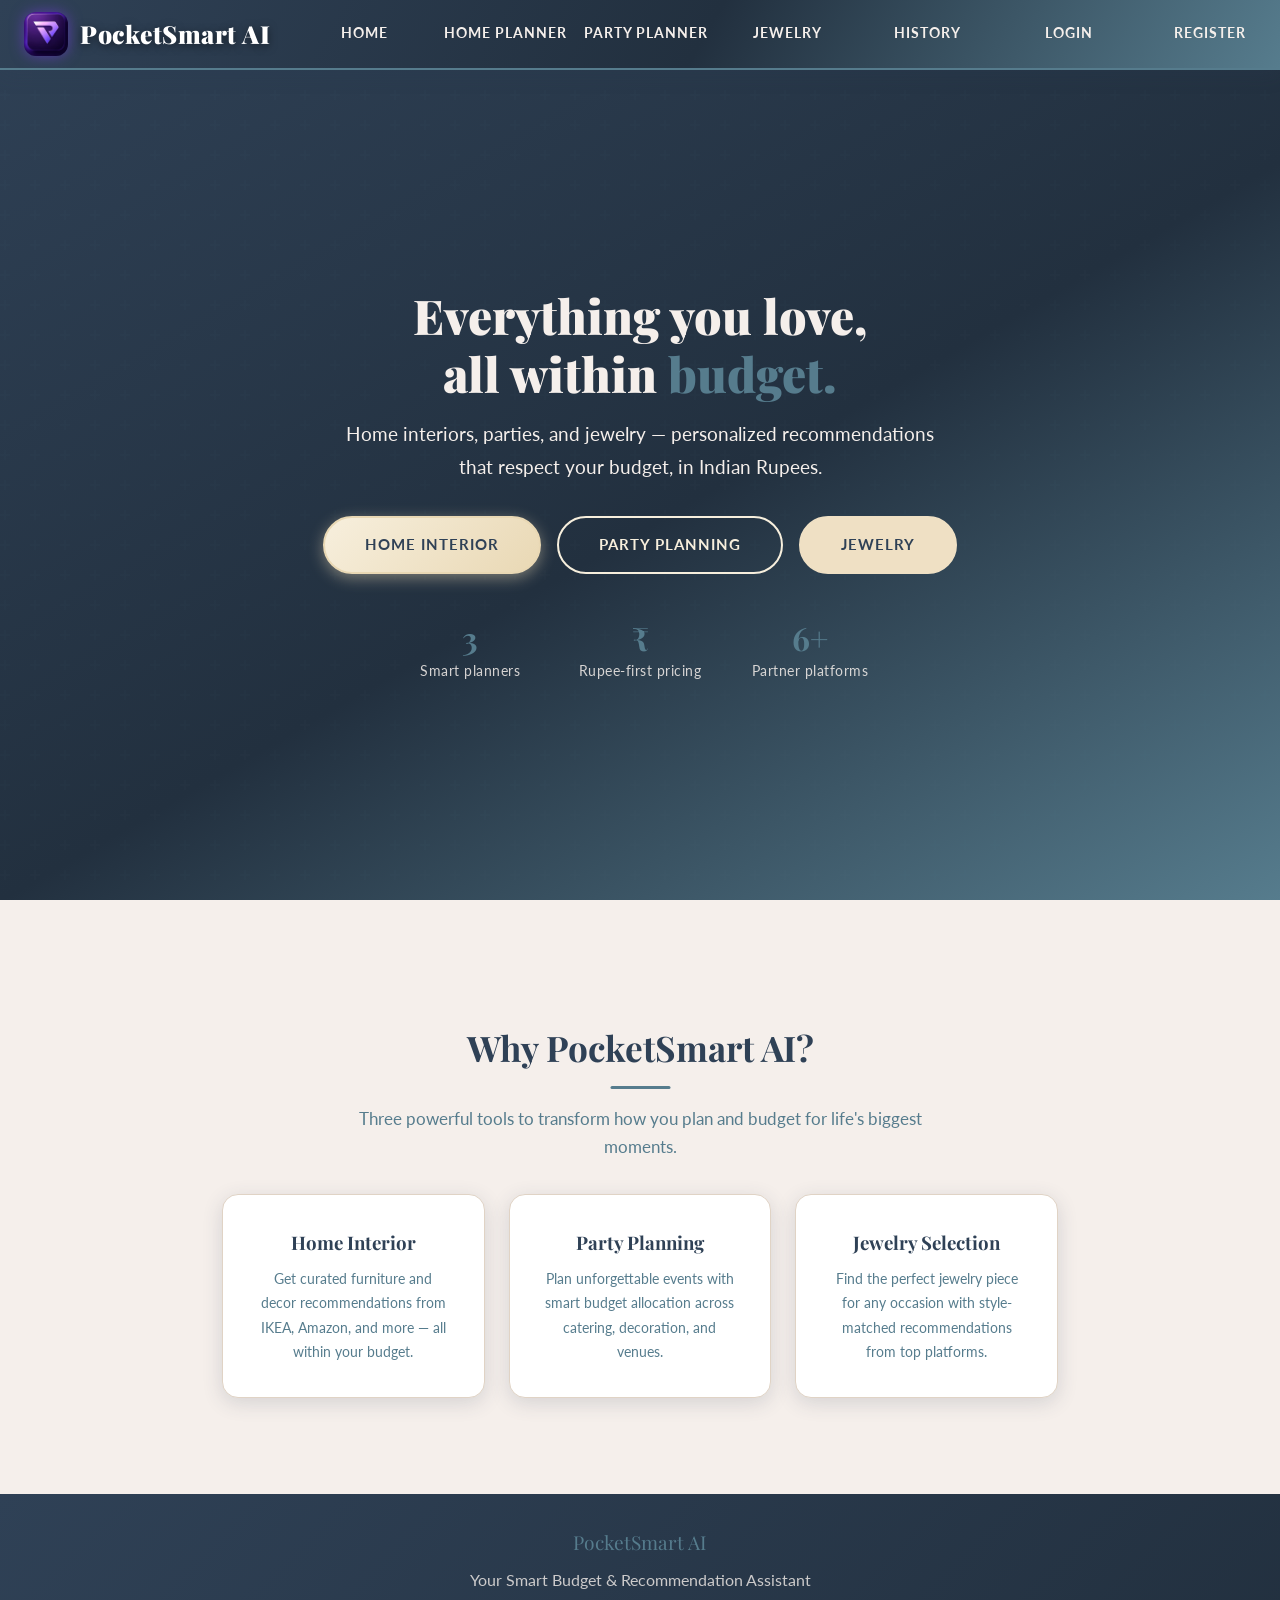
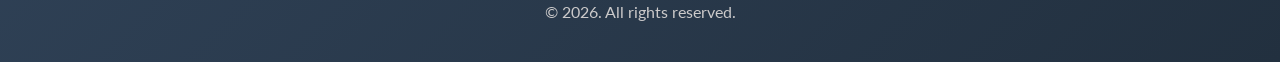
<file: PocketSmartAI/index.html>
<!DOCTYPE html>
<html lang="en">
<head>
    <meta charset="UTF-8">
    <meta name="viewport" content="width=device-width, initial-scale=1.0">
    <title>PocketSmart AI</title>
    <style>
@import url('https://fonts.googleapis.com/css2?family=Playfair+Display:wght@400;700;900&family=Lato:wght@300;400;700&display=swap');

:root {
    /* Navy #2F4156 + Teal #567C8D + Sky #C8D9E6 + Beige #F5EFEB + White (exact pin colors) */
    --gold: #567C8D;
    --gold-light: #C8D9E6;
    --gold-dark: #3E5E6E;
    --tan: #F5EFEB;
    --tan-dark: #E0D3C5;
    --coffee: #2F4156;
    --coffee-light: #567C8D;
    --coffee-mid: #22303F;
    --cream: #F5EFEB;
    --white: #FFFFFF;
    --shadow: rgba(47, 65, 86, 0.16);
    --shadow-hover: rgba(47, 65, 86, 0.28);
}

* {
    margin: 0;
    padding: 0;
    box-sizing: border-box;
}

html {
    scroll-behavior: smooth;
}

body {
    font-family: 'Lato', sans-serif;
    background-color: var(--cream);
    color: var(--coffee);
    line-height: 1.7;
    min-height: 100vh;
    display: flex;
    flex-direction: column;
}

/* ===== ANIMATED NAVIGATION BAR ===== */
.navbar {
    background: linear-gradient(120deg, var(--coffee) 0%, var(--coffee-mid) 55%, var(--coffee-light) 100%);
    padding: 0;
    position: fixed;
    top: 0;
    left: 0;
    right: 0;
    z-index: 1000;
    box-shadow: 0 4px 20px var(--shadow);
    height: 70px;
    display: flex;
    align-items: stretch;
    justify-content: flex-start;
    padding: 0;
    overflow: hidden;
    animation: navDrop 0.7s ease-out;
    border-bottom: 2px solid var(--gold);
}

/* Light sheen sweeping across the bar every few seconds */
.navbar::after {
    content: '';
    position: absolute;
    top: 0;
    bottom: 0;
    left: -160px;
    width: 140px;
    background: linear-gradient(100deg, transparent, rgba(255, 255, 255, 0.14), transparent);
    animation: navSheen 5s ease-in-out infinite;
    pointer-events: none;
}

@keyframes navSheen {
    0% { left: -160px; }
    55%, 100% { left: 110%; }
}

@keyframes navDrop {
    from { transform: translateY(-100%); opacity: 0; }
    to { transform: translateY(0); opacity: 1; }
}

@keyframes slideIn {
    from { transform: translateY(-100%); opacity: 0; }
    to { transform: translateY(0); opacity: 1; }
}

/* Links rise in one after another on page load */
.nav-links li {
    animation: linkRise 0.5s ease-out both;
}

.nav-links li:nth-child(1) { animation-delay: 0.15s; }
.nav-links li:nth-child(2) { animation-delay: 0.22s; }
.nav-links li:nth-child(3) { animation-delay: 0.29s; }
.nav-links li:nth-child(4) { animation-delay: 0.36s; }
.nav-links li:nth-child(5) { animation-delay: 0.43s; }
.nav-links li:nth-child(6) { animation-delay: 0.50s; }
.nav-links li:nth-child(7) { animation-delay: 0.57s; }

@keyframes linkRise {
    from { transform: translateY(-14px); opacity: 0; }
    to { transform: translateY(0); opacity: 1; }
}

.nav-brand {
    display: flex;
    align-items: center;
    gap: 12px;
    text-decoration: none;
    padding: 0 1.5rem;
    flex-shrink: 0;
}

.nav-logo {
    width: 44px;
    height: 44px;
    border-radius: 12px;
    display: flex;
    align-items: center;
    justify-content: center;
    overflow: hidden;
    flex-shrink: 0;
    box-shadow: 0 0 14px rgba(124, 58, 237, 0.55);
    transition: transform 0.3s, box-shadow 0.3s;
}

.nav-logo:hover {
    transform: scale(1.06);
    box-shadow: 0 0 24px rgba(124, 58, 237, 0.85);
}

.nav-logo img {
    display: block;
    width: 100%;
    height: 100%;
    object-fit: cover;
}

.nav-brand-text {
    font-family: 'Playfair Display', serif;
    font-size: 1.55rem;
    font-weight: 900;
    color: #FFFFFF;
    letter-spacing: 0.5px;
    text-shadow: 0 2px 8px rgba(0, 0, 0, 0.5);
    white-space: nowrap;
}

.nav-links {
    display: flex;
    gap: 0;
    list-style: none;
    flex: 1;
    align-items: stretch;
    height: 100%;
}

.nav-links li {
    position: relative;
    flex: 1;
    display: flex;
}

.nav-links a {
    color: var(--tan);
    text-decoration: none;
    font-weight: 700;
    font-size: 0.85rem;
    letter-spacing: 1px;
    text-transform: uppercase;
    padding: 0 0.5rem;
    display: flex;
    align-items: center;
    justify-content: center;
    text-align: center;
    width: 100%;
    transition: all 0.3s ease;
    position: relative;
    overflow: hidden;
    white-space: nowrap;
}

.nav-links a::before {
    content: '';
    position: absolute;
    bottom: 0;
    left: 50%;
    width: 0;
    height: 3px;
    background: var(--gold);
    transition: all 0.3s ease;
    transform: translateX(-50%);
}

.nav-links a:hover {
    color: var(--gold);
    background: rgba(86, 124, 141, 0.14);
}

.nav-links a:hover::before {
    width: 100%;
}

.nav-links a.active {
    color: var(--gold);
}

.nav-links a.active::before {
    width: 100%;
}

/* Mobile menu toggle */
.nav-toggle {
    display: none;
    flex-direction: column;
    cursor: pointer;
    gap: 5px;
    padding: 5px;
}

.nav-toggle span {
    width: 25px;
    height: 3px;
    background: var(--gold);
    transition: all 0.3s;
    border-radius: 2px;
}

/* ===== HERO SECTION ===== */
.hero {
    margin-top: 0;
    background: linear-gradient(150deg, var(--coffee) 0%, var(--coffee-mid) 55%, var(--coffee-light) 100%);
    color: var(--cream);
    padding: calc(70px + 4rem) 2rem 4rem;
    text-align: center;
    position: relative;
    overflow: hidden;
    min-height: 100vh;
    min-height: 100svh;
    display: flex;
    flex-direction: column;
    align-items: center;
    justify-content: center;
}

.hero-badge {
    display: inline-block;
    font-size: 0.8rem;
    font-weight: 700;
    letter-spacing: 2px;
    text-transform: uppercase;
    color: var(--coffee);
    background: var(--gold);
    padding: 0.45rem 1.4rem;
    border-radius: 50px;
    margin-bottom: 1.4rem;
    position: relative;
    animation: fadeUp 0.8s ease-out both;
    box-shadow: 0 4px 15px rgba(86, 124, 141, 0.4);
}

.hero-stats {
    display: flex;
    gap: 2.5rem;
    margin-top: 3rem;
    position: relative;
    animation: fadeUp 0.8s ease-out 0.6s both;
    flex-wrap: wrap;
    justify-content: center;
}

.hero-stat {
    display: flex;
    flex-direction: column;
    align-items: center;
    min-width: 130px;
}

.hero-stat strong {
    font-family: 'Playfair Display', serif;
    font-size: 2rem;
    color: var(--gold);
    line-height: 1;
}

.hero-stat span {
    font-size: 0.85rem;
    letter-spacing: 0.5px;
    opacity: 0.85;
    margin-top: 0.35rem;
}

.hero::before {
    content: '';
    position: absolute;
    top: 0;
    left: 0;
    right: 0;
    bottom: 0;
    background: url("data:image/svg+xml,%3Csvg width='60' height='60' viewBox='0 0 60 60' xmlns='http://www.w3.org/2000/svg'%3E%3Cg fill='none' fill-rule='evenodd'%3E%3Cg fill='%23567C8D' fill-opacity='0.06'%3E%3Cpath d='M36 34v-4h-2v4h-4v2h4v4h2v-4h4v-2h-4zm0-30V0h-2v4h-4v2h4v4h2V6h4V4h-4zM6 34v-4H4v4H0v2h4v4h2v-4h4v-2H6zM6 4V0H4v4H0v2h4v4h2V6h4V4H6z'/%3E%3C/g%3E%3C/g%3E%3C/svg%3E");
    opacity: 0.5;
}

.hero h1 {
    font-family: 'Playfair Display', serif;
    font-size: 3rem;
    font-weight: 900;
    margin-bottom: 1rem;
    line-height: 1.2;
    position: relative;
    animation: fadeUp 0.8s ease-out;
}

.hero h1 span {
    color: var(--gold);
}

.hero p {
    font-size: 1.2rem;
    opacity: 0.9;
    max-width: 600px;
    margin: 0 auto 2rem;
    position: relative;
    animation: fadeUp 0.8s ease-out 0.2s both;
}

@keyframes fadeUp {
    from { transform: translateY(30px); opacity: 0; }
    to { transform: translateY(0); opacity: 1; }
}

@keyframes fadeIn {
    from { opacity: 0; transform: scale(0.95); }
    to { opacity: 1; transform: scale(1); }
}

.hero-buttons {
    display: flex;
    gap: 1rem;
    justify-content: center;
    flex-wrap: wrap;
    position: relative;
    animation: fadeUp 0.8s ease-out 0.4s both;
}

/* ===== BUTTONS ===== */
.btn {
    display: inline-block;
    padding: 0.9rem 2.5rem;
    border-radius: 50px;
    text-decoration: none;
    font-weight: 700;
    font-size: 0.95rem;
    letter-spacing: 1px;
    text-transform: uppercase;
    transition: all 0.3s ease;
    border: 2px solid transparent;
    cursor: pointer;
    position: relative;
    overflow: hidden;
}

.btn::after {
    content: '';
    position: absolute;
    top: 50%;
    left: 50%;
    width: 0;
    height: 0;
    background: rgba(255,255,255,0.2);
    border-radius: 50%;
    transform: translate(-50%, -50%);
    transition: width 0.6s, height 0.6s;
}

.btn:hover::after {
    width: 300px;
    height: 300px;
}

.btn-primary {
    background: linear-gradient(135deg, #F7EFDD, #E9D8B4);
    color: var(--coffee);
    border-color: #E9D8B4;
    box-shadow: 0 4px 15px rgba(233, 216, 180, 0.45);
}

.btn-primary:hover {
    transform: translateY(-3px);
    box-shadow: 0 8px 25px rgba(233, 216, 180, 0.65);
    color: var(--coffee);
}

.btn-secondary {
    background: transparent;
    color: var(--gold);
    border-color: var(--gold);
}

.btn-secondary:hover {
    background: var(--gold);
    color: var(--coffee);
    transform: translateY(-3px);
    box-shadow: 0 8px 25px rgba(86, 124, 141, 0.3);
}

.btn-accent {
    background: #EFE0C4;
    color: var(--coffee);
    border-color: #EFE0C4;
}

.btn-accent:hover {
    transform: translateY(-3px);
    box-shadow: 0 8px 25px rgba(233, 216, 180, 0.6);
    color: var(--coffee);
}

/* Pearl outline buttons on the dark hero */
.hero .btn-secondary {
    color: #F7EFDD;
    border-color: #F7EFDD;
}

.hero .btn-secondary:hover {
    background: #F7EFDD;
    color: var(--coffee);
}

.btn-small {
    padding: 0.5rem 1.5rem;
    font-size: 0.85rem;
}

/* ===== MAIN CONTENT ===== */
/* No top padding here: each section carries its own navbar offset,
   so the hero gradient starts flush at the very top of the page. */
main {
    flex: 1;
}

/* ===== FORM PAGES ===== */
.form-container {
    display: flex;
    justify-content: center;
    align-items: flex-start;
    min-height: 100vh;
    padding: calc(70px + 2rem) 1.5rem 3rem;
    background: linear-gradient(180deg, var(--cream) 0%, var(--tan) 100%);
}

.form-card {
    background: var(--white);
    padding: 3rem;
    border-radius: 20px;
    box-shadow: 0 10px 40px var(--shadow);
    width: 100%;
    max-width: 550px;
    animation: fadeIn 0.6s ease-out;
    border: 1px solid var(--tan-dark);
    position: relative;
    overflow: hidden;
}

.form-card::before {
    content: '';
    position: absolute;
    top: 0;
    left: 0;
    right: 0;
    height: 4px;
    background: linear-gradient(90deg, var(--gold), var(--tan-dark), var(--gold));
}

.form-card h2 {
    margin-bottom: 0.5rem;
    color: var(--coffee);
    text-align: center;
    font-family: 'Playfair Display', serif;
    font-size: 1.8rem;
    font-weight: 700;
}

.form-card .subtitle {
    text-align: center;
    color: var(--coffee-light);
    margin-bottom: 2rem;
    font-size: 0.95rem;
}

/* ===== FORM ELEMENTS ===== */
.form-group {
    margin-bottom: 1.3rem;
}

.form-group label {
    display: block;
    margin-bottom: 0.5rem;
    font-weight: 700;
    color: var(--coffee);
    font-size: 0.9rem;
    letter-spacing: 0.5px;
    text-transform: uppercase;
}

.form-group input, .form-group select, .form-group textarea {
    width: 100%;
    padding: 0.85rem 1rem;
    border: 2px solid var(--tan-dark);
    border-radius: 10px;
    font-size: 1rem;
    font-family: 'Lato', sans-serif;
    transition: all 0.3s ease;
    background: var(--cream);
    color: var(--coffee);
}

.form-group input:focus, .form-group select:focus, .form-group textarea:focus {
    border-color: var(--gold);
    outline: none;
    box-shadow: 0 0 0 3px rgba(86, 124, 141, 0.15);
    background: var(--white);
}

.form-group textarea {
    resize: vertical;
    min-height: 80px;
}

/* ===== RESULTS SECTION ===== */
.results-section {
    margin-top: 2rem;
}

.result-card {
    background: linear-gradient(135deg, var(--cream), var(--tan));
    border-radius: 12px;
    padding: 1.5rem;
    margin-bottom: 1rem;
    border-left: 5px solid var(--gold);
    box-shadow: 0 3px 15px var(--shadow);
    transition: all 0.3s ease;
    animation: slideInResult 0.5s ease-out;
}

@keyframes slideInResult {
    from { transform: translateX(-20px); opacity: 0; }
    to { transform: translateX(0); opacity: 1; }
}

.result-card:hover {
    transform: translateY(-2px);
    box-shadow: 0 6px 20px var(--shadow-hover);
    border-left-color: var(--gold-dark);
}

.result-card h4 {
    color: var(--coffee);
    margin-bottom: 0.5rem;
    font-family: 'Playfair Display', serif;
    font-size: 1.1rem;
}

.result-card p {
    margin: 0.25rem 0;
    font-size: 0.9rem;
    color: var(--coffee-light);
}

.result-card .price {
    color: var(--gold-dark);
    font-weight: 700;
    font-size: 1.1rem;
}

/* ===== LOADING ===== */
.loading {
    text-align: center;
    padding: 3rem;
    color: var(--gold-dark);
    font-size: 1.1rem;
}

.loading .spinner {
    width: 40px;
    height: 40px;
    border: 4px solid var(--tan-dark);
    border-top-color: var(--gold);
    border-radius: 50%;
    animation: spin 1s linear infinite;
    margin: 0 auto 1rem;
}

@keyframes spin {
    to { transform: rotate(360deg); }
}

.error {
    color: #8B4513;
    margin-top: 1rem;
    text-align: center;
    font-weight: 600;
    background: rgba(139, 69, 19, 0.1);
    padding: 0.8rem;
    border-radius: 8px;
}

/* ===== DASHBOARD ===== */
.dashboard {
    padding: calc(70px + 2rem) 2rem 3rem;
    max-width: 1000px;
    margin: 0 auto;
    width: 100%;
}

.dashboard h2 {
    font-family: 'Playfair Display', serif;
    font-size: 2rem;
    color: var(--coffee);
    margin-bottom: 0.5rem;
}

.dashboard .welcome-text {
    color: var(--coffee-light);
    margin-bottom: 2rem;
    font-size: 1.1rem;
}

.dashboard-cards {
    display: grid;
    grid-template-columns: repeat(auto-fit, minmax(280px, 1fr));
    gap: 1.5rem;
    margin: 2rem 0;
}

.card {
    background: var(--white);
    padding: 2.5rem;
    border-radius: 16px;
    box-shadow: 0 5px 20px var(--shadow);
    text-align: center;
    transition: all 0.3s ease;
    border-top: 4px solid var(--gold);
    position: relative;
    overflow: hidden;
}

.card::before {
    content: '';
    position: absolute;
    top: 0;
    left: -100%;
    width: 100%;
    height: 100%;
    background: linear-gradient(90deg, transparent, rgba(86, 124, 141, 0.05), transparent);
    transition: left 0.5s;
}

.card:hover {
    transform: translateY(-5px);
    box-shadow: 0 15px 40px var(--shadow-hover);
}

.card:hover::before {
    left: 100%;
}

.card h3 {
    margin-bottom: 0.5rem;
    color: var(--coffee);
    font-family: 'Playfair Display', serif;
    font-size: 1.3rem;
}

.card p {
    margin-bottom: 1.5rem;
    color: var(--coffee-light);
}

/* ===== HISTORY ===== */
.history-section {
    margin-top: 2rem;
}

.history-item {
    background: var(--white);
    border-radius: 12px;
    padding: 1.5rem;
    margin-bottom: 1rem;
    border-left: 5px solid var(--gold);
    box-shadow: 0 3px 15px var(--shadow);
    transition: all 0.3s ease;
}

.history-item:hover {
    transform: translateX(5px);
    box-shadow: 0 5px 20px var(--shadow-hover);
}

.history-item h4 {
    color: var(--coffee);
    margin-bottom: 0.3rem;
    font-family: 'Playfair Display', serif;
}

/* ===== FOOTER ===== */
.footer {
    background: linear-gradient(135deg, var(--coffee) 0%, var(--coffee-mid) 100%);
    color: var(--tan);
    text-align: center;
    padding: 2rem;
    margin-top: auto;
}

.footer p {
    margin: 0.3rem 0;
    opacity: 0.8;
}

.footer .footer-brand {
    font-family: 'Playfair Display', serif;
    font-size: 1.2rem;
    color: var(--gold);
    margin-bottom: 0.5rem;
}

/* ===== PAGE SECTIONS ===== */
.page-section {
    padding: calc(70px + 3rem) 2rem 4rem;
    max-width: 900px;
    margin: 0 auto;
    width: 100%;
}

.page-section h2 {
    font-family: 'Playfair Display', serif;
    font-size: 2.2rem;
    color: var(--coffee);
    text-align: center;
    margin-bottom: 1rem;
    position: relative;
    display: inline-block;
    left: 50%;
    transform: translateX(-50%);
}

.page-section h2::after {
    content: '';
    display: block;
    width: 60px;
    height: 3px;
    background: var(--gold);
    margin: 0.5rem auto 0;
    border-radius: 2px;
}

.page-section p {
    text-align: center;
    color: var(--coffee-light);
    font-size: 1.05rem;
    max-width: 600px;
    margin: 0 auto 2rem;
}

/* ===== FEATURE CARDS ===== */
.features-grid {
    display: grid;
    grid-template-columns: repeat(auto-fit, minmax(250px, 1fr));
    gap: 1.5rem;
    margin: 2rem 0;
}

.feature-card {
    background: var(--white);
    padding: 2rem;
    border-radius: 16px;
    box-shadow: 0 5px 20px var(--shadow);
    text-align: center;
    transition: all 0.3s ease;
    border: 1px solid var(--tan-dark);
}

.feature-card:hover {
    transform: translateY(-5px);
    box-shadow: 0 15px 40px var(--shadow-hover);
    border-color: var(--gold);
}

.feature-card .icon {
    font-size: 2.5rem;
    margin-bottom: 1rem;
    display: block;
}

.feature-card h3 {
    color: var(--coffee);
    font-family: 'Playfair Display', serif;
    margin-bottom: 0.5rem;
}

.feature-card p {
    color: var(--coffee-light);
    font-size: 0.9rem;
    text-align: center;
    margin-bottom: 0;
}

/* ===== AUTH LINKS ===== */
.auth-link {
    text-align: center;
    margin-top: 1.5rem;
    color: var(--coffee-light);
}

.auth-link a {
    color: var(--gold-dark);
    text-decoration: none;
    font-weight: 700;
    transition: color 0.3s;
}

.auth-link a:hover {
    color: var(--gold);
    text-decoration: underline;
}

/* ===== RESPONSIVE ===== */
@media (max-width: 768px) {
    .navbar {
        padding: 0 1rem;
        height: 60px;
    }
    .nav-brand-text {
        font-size: 1.1rem;
    }
    .nav-links {
        display: none;
        position: absolute;
        top: 60px;
        left: 0;
        right: 0;
        background: var(--coffee);
        flex-direction: column;
        padding: 1rem;
        box-shadow: 0 10px 20px rgba(0,0,0,0.3);
    }
    .nav-links.show {
        display: flex;
        animation: slideIn 0.3s ease-out;
    }
    .nav-links li {
        border-bottom: 1px solid rgba(86, 124, 141, 0.2);
    }
    .nav-links a {
        padding: 0.8rem 0.5rem;
    }
    .nav-toggle {
        display: flex;
    }
    .hero {
        padding: calc(60px + 3rem) 1.5rem 3rem;
    }
    .hero h1 {
        font-size: 2rem;
    }
    .hero p {
        font-size: 1rem;
    }
    .form-container {
        padding: calc(60px + 1rem) 1rem 2rem;
    }
    .form-card {
        padding: 2rem;
    }
    .dashboard {
        padding: calc(60px + 1rem) 1rem 2rem;
    }
    .page-section {
        padding: calc(60px + 2rem) 1rem 3rem;
    }
    .features-grid {
        grid-template-columns: 1fr;
    }
}

/* ===== SCROLL TO TOP ===== */
.scroll-top {
    position: fixed;
    bottom: 30px;
    right: 30px;
    width: 45px;
    height: 45px;
    background: linear-gradient(135deg, var(--gold), var(--gold-dark));
    color: var(--coffee);
    border: none;
    border-radius: 50%;
    font-size: 1.2rem;
    cursor: pointer;
    box-shadow: 0 4px 15px rgba(86, 124, 141, 0.4);
    transition: all 0.3s ease;
    display: none;
    z-index: 999;
    align-items: center;
    justify-content: center;
}

.scroll-top:hover {
    transform: translateY(-3px);
    box-shadow: 0 8px 25px rgba(86, 124, 141, 0.6);
}

.scroll-top.visible {
    display: flex;
}

/* ===== ANIMATIONS FOR RESULTS ===== */
@keyframes pulse {
    0%, 100% { transform: scale(1); }
    50% { transform: scale(1.02); }
}

.result-card:nth-child(odd) {
    animation: slideInResult 0.5s ease-out 0.1s both;
}

.result-card:nth-child(even) {
    animation: slideInResult 0.5s ease-out 0.2s both;
}

/* ===== NOTIFICATION TOAST ===== */
.toast {
    position: fixed;
    top: 80px;
    right: 20px;
    background: var(--coffee);
    color: var(--gold);
    padding: 1rem 1.5rem;
    border-radius: 10px;
    box-shadow: 0 5px 20px var(--shadow);
    z-index: 2000;
    transform: translateX(120%);
    transition: transform 0.4s ease;
    font-weight: 600;
    border-left: 4px solid var(--gold);
}

.toast.show {
    transform: translateX(0);
}

</style>
</head>
<body>
    <nav class="navbar">
        <a href="/" class="nav-brand">
            <div class="nav-logo"><img src="[data-uri]" alt="PocketSmart AI logo"></div>
            <span class="nav-brand-text">PocketSmart AI</span>
        </a>
        <div class="nav-toggle" onclick="toggleMenu()">
            <span></span><span></span><span></span>
        </div>
        <ul class="nav-links" id="navLinks">
            <li><a href="/" class="active">Home</a></li>
            <li><a href="/home-planner">Home Planner</a></li>
            <li><a href="/party-planner">Party Planner</a></li>
            <li><a href="/jewelry-planner">Jewelry</a></li>
            <li><a href="/history">History</a></li>
            <li><a href="/login">Login</a></li>
            <li><a href="/register">Register</a></li>
        </ul>
    </nav>
    <main>
        <section class="hero">
            <h1>Everything you love,<br>all within <span>budget.</span></h1>
            <p>Home interiors, parties, and jewelry — personalized recommendations that respect your budget, in Indian Rupees.</p>
            <div class="hero-buttons">
                <a href="/home-planner" class="btn btn-primary">Home Interior</a>
                <a href="/party-planner" class="btn btn-secondary">Party Planning</a>
                <a href="/jewelry-planner" class="btn btn-accent">Jewelry</a>
            </div>
            <div class="hero-stats">
                <div class="hero-stat"><strong>3</strong><span>Smart planners</span></div>
                <div class="hero-stat"><strong>₹</strong><span>Rupee-first pricing</span></div>
                <div class="hero-stat"><strong>6+</strong><span>Partner platforms</span></div>
            </div>
        </section>
        <section class="page-section">
            <h2>Why PocketSmart AI?</h2>
            <p>Three powerful tools to transform how you plan and budget for life's biggest moments.</p>
            <div class="features-grid">
                <div class="feature-card">
                    <h3>Home Interior</h3>
                    <p>Get curated furniture and decor recommendations from IKEA, Amazon, and more — all within your budget.</p>
                </div>
                <div class="feature-card">
                    <h3>Party Planning</h3>
                    <p>Plan unforgettable events with smart budget allocation across catering, decoration, and venues.</p>
                </div>
                <div class="feature-card">
                    <h3>Jewelry Selection</h3>
                    <p>Find the perfect jewelry piece for any occasion with style-matched recommendations from top platforms.</p>
                </div>
            </div>
        </section>
    </main>
    <footer class="footer">
        <div class="footer-brand">PocketSmart AI</div>
        <p>Your Smart Budget & Recommendation Assistant</p>
        <p>&copy; 2026. All rights reserved.</p>
    </footer>
    <button class="scroll-top" id="scrollTop" onclick="window.scrollTo(0,0)">↑</button>
    <script>
const API_BASE = '';

document.addEventListener('DOMContentLoaded', () => {
    setupForms();
    setupScrollTop();
    checkActiveNav();
});

function toggleMenu() {
    const links = document.getElementById('navLinks');
    links.classList.toggle('show');
}

function checkActiveNav() {
    const path = window.location.pathname;
    const links = document.querySelectorAll('.nav-links a');
    links.forEach(link => {
        link.classList.remove('active');
        const href = link.getAttribute('href');
        if (href === '/' && (path === '/' || path === '/index.html')) {
            link.classList.add('active');
        } else if (href !== '/' && path.includes(href.replace('/', ''))) {
            link.classList.add('active');
        }
    });
}

function setupScrollTop() {
    const btn = document.getElementById('scrollTop');
    if (!btn) return;
    window.addEventListener('scroll', () => {
        if (window.pageYOffset > 300) {
            btn.classList.add('visible');
        } else {
            btn.classList.remove('visible');
        }
    });
}

function setupForms() {
    const loginForm = document.getElementById('loginForm');
    if (loginForm) loginForm.addEventListener('submit', handleLogin);

    const registerForm = document.getElementById('registerForm');
    if (registerForm) registerForm.addEventListener('submit', handleRegister);

    const homeForm = document.getElementById('homeForm');
    if (homeForm) homeForm.addEventListener('submit', handleHomePlanner);

    const partyForm = document.getElementById('partyForm');
    if (partyForm) partyForm.addEventListener('submit', handlePartyPlanner);

    const jewelryForm = document.getElementById('jewelryForm');
    if (jewelryForm) jewelryForm.addEventListener('submit', handleJewelryPlanner);

    loadHistory();
}

async function handleLogin(e) {
    e.preventDefault();
    const email = document.getElementById('email').value;
    const password = document.getElementById('password').value;
    const errorEl = document.getElementById('loginError');
    if (errorEl) errorEl.style.display = 'none';
    try {
        const res = await fetch('/auth/login', {
            method: 'POST',
            headers: { 'Content-Type': 'application/x-www-form-urlencoded' },
            body: `username=${email}&password=${password}`
        });
        if (!res.ok) throw new Error('Login failed');
        const data = await res.json();
        localStorage.setItem('token', data.access_token);
        localStorage.setItem('user', JSON.stringify(data.user));
        showToast('Login successful!');
        window.location.href = '/dashboard';
    } catch (err) {
        if (errorEl) { errorEl.textContent = 'Invalid email or password'; errorEl.style.display = 'block'; }
    }
}

async function handleRegister(e) {
    e.preventDefault();
    const username = document.getElementById('username').value;
    const email = document.getElementById('email').value;
    const password = document.getElementById('password').value;
    const errorEl = document.getElementById('registerError');
    if (errorEl) errorEl.style.display = 'none';
    try {
        const res = await fetch('/auth/register', {
            method: 'POST',
            headers: { 'Content-Type': 'application/json' },
            body: JSON.stringify({ email, username, password })
        });
        if (!res.ok) {
            const errData = await res.json();
            throw new Error(errData.detail || 'Registration failed');
        }
        const data = await res.json();
        localStorage.setItem('token', data.access_token);
        localStorage.setItem('user', JSON.stringify(data.user));
        showToast('Account created! Welcome!');
        window.location.href = '/dashboard';
    } catch (err) {
        if (errorEl) { errorEl.textContent = err.message; errorEl.style.display = 'block'; }
    }
}

function logout() {
    localStorage.removeItem('token');
    localStorage.removeItem('user');
    window.location.href = '/';
}

async function postPlanner(url, data, loading, results) {
    if (loading) loading.style.display = 'block';
    if (results) results.innerHTML = '';
    const submitBtn = document.activeElement && document.activeElement.type === 'submit'
        ? document.activeElement : null;
    if (submitBtn) submitBtn.disabled = true;
    try {
        const token = localStorage.getItem('token');
        const headers = { 'Content-Type': 'application/json' };
        if (token) headers['Authorization'] = 'Bearer ' + token;
        const res = await fetch(url, { method: 'POST', headers, body: JSON.stringify(data) });
        const result = await res.json().catch(() => ({}));
        if (!res.ok) {
            const detail = result.detail || result.message;
            const msg = Array.isArray(detail)
                ? detail.map(d => `${(d.loc || []).join('.')}: ${d.msg}`).join('; ')
                : (typeof detail === 'string' ? detail : `Request failed (${res.status})`);
            throw new Error(msg);
        }
        displayResults(results, result.recommendations);
    } catch (err) {
        if (results) results.innerHTML = `<p class="error">${err.message || 'Failed to get recommendations'}</p>`;
    } finally {
        if (loading) loading.style.display = 'none';
        if (submitBtn) submitBtn.disabled = false;
    }
}

async function handleHomePlanner(e) {
    e.preventDefault();
    const loading = document.getElementById('homeLoading');
    const results = document.getElementById('homeResults');
    const data = {
        budget: parseFloat(document.getElementById('budget').value),
        room_type: document.getElementById('room_type').value,
        room_quantity: parseInt(document.getElementById('room_quantity').value),
        lights_count: parseInt(document.getElementById('lights_count').value) || 0,
        ceiling_fans: parseInt(document.getElementById('ceiling_fans').value) || 0,
        dining_tables: parseInt(document.getElementById('dining_tables').value) || 0,
        preferences: document.getElementById('preferences').value || ''
    };
    await postPlanner('/home/generate-home', data, loading, results);
}

async function handlePartyPlanner(e) {
    e.preventDefault();
    const loading = document.getElementById('partyLoading');
    const results = document.getElementById('partyResults');
    const data = {
        budget: parseFloat(document.getElementById('budget').value),
        guest_count: parseInt(document.getElementById('guest_count').value),
        event_type: document.getElementById('event_type').value,
        venue: document.getElementById('venue').value || '',
        preferences: document.getElementById('preferences').value || ''
    };
    await postPlanner('/party/generate-party', data, loading, results);
}

async function handleJewelryPlanner(e) {
    e.preventDefault();
    const loading = document.getElementById('jewelryLoading');
    const results = document.getElementById('jewelryResults');
    const imgVal = document.getElementById('outfit_image_url').value.trim();
    const data = {
        budget: parseFloat(document.getElementById('budget').value),
        occasion: document.getElementById('occasion').value,
        style: document.getElementById('style').value,
    };
    if (imgVal) data.outfit_image_url = imgVal;
    await postPlanner('/jewelry/generate-jewelry', data, loading, results);
}

function displayResults(container, recommendations) {
    if (!container) return;
    if (!recommendations || recommendations.length === 0) {
        container.innerHTML = '<p style="text-align:center;color:var(--coffee-light);padding:2rem">No recommendations found. Try adjusting your budget or preferences.</p>';
        return;
    }
    let html = '';
    recommendations.forEach((rec, i) => {
        const platform = rec.platform || rec.platform_name || 'Unknown';
        const price = rec.price || rec.estimated_price || rec.cost || 'N/A';
        const name = rec.name || rec.product_name || rec.item || 'Unknown Product';
        const desc = rec.description || rec.description_text || rec.overview || '';
        html += `
            <div class="result-card">
                <h4>${i + 1}. ${name}</h4>
                ${price !== 'N/A' ? `<p class="price">₹${price}</p>` : ''}
                ${platform ? `<p>Platform: ${platform}</p>` : ''}
                ${desc ? `<p>${desc}</p>` : ''}
            </div>
        `;
    });
    container.innerHTML = html;
}

async function loadHistory() {
    const container = document.getElementById('historyContainer');
    const loading = document.getElementById('historyLoading');
    if (!container) return;
    try {
        if (loading) loading.style.display = 'block';
        const token = localStorage.getItem('token');
        const headers = {};
        if (token) headers['Authorization'] = 'Bearer ' + token;
        const res = await fetch('/recommendations/history', { headers });
        if (!res.ok) throw new Error('Failed');
        const data = await res.json();
        if (loading) loading.style.display = 'none';
        if (!data || data.length === 0) {
            container.innerHTML = '<p style="text-align:center;color:var(--coffee-light);padding:2rem">No history yet. Start planning!</p>';
            return;
        }
        let html = '';
        data.forEach(item => {
            html += `
                <div class="history-item">
                    <h4>${item.category} - ₹${item.budget}</h4>
                    <p>${new Date(item.created_at).toLocaleDateString()}</p>
                    <p style="margin-top:0.5rem">${item.recommendations}</p>
                </div>
            `;
        });
        container.innerHTML = html;
    } catch (err) {
        if (loading) loading.style.display = 'none';
        container.innerHTML = '<p style="text-align:center;color:var(--coffee-light);padding:2rem">Failed to load history.</p>';
    }
}

function showToast(message) {
    let toast = document.querySelector('.toast');
    if (!toast) {
        toast = document.createElement('div');
        toast.className = 'toast';
        document.body.appendChild(toast);
    }
    toast.textContent = message;
    toast.classList.add('show');
    setTimeout(() => toast.classList.remove('show'), 3000);
}

</script>
</body>
</html>
</file>
